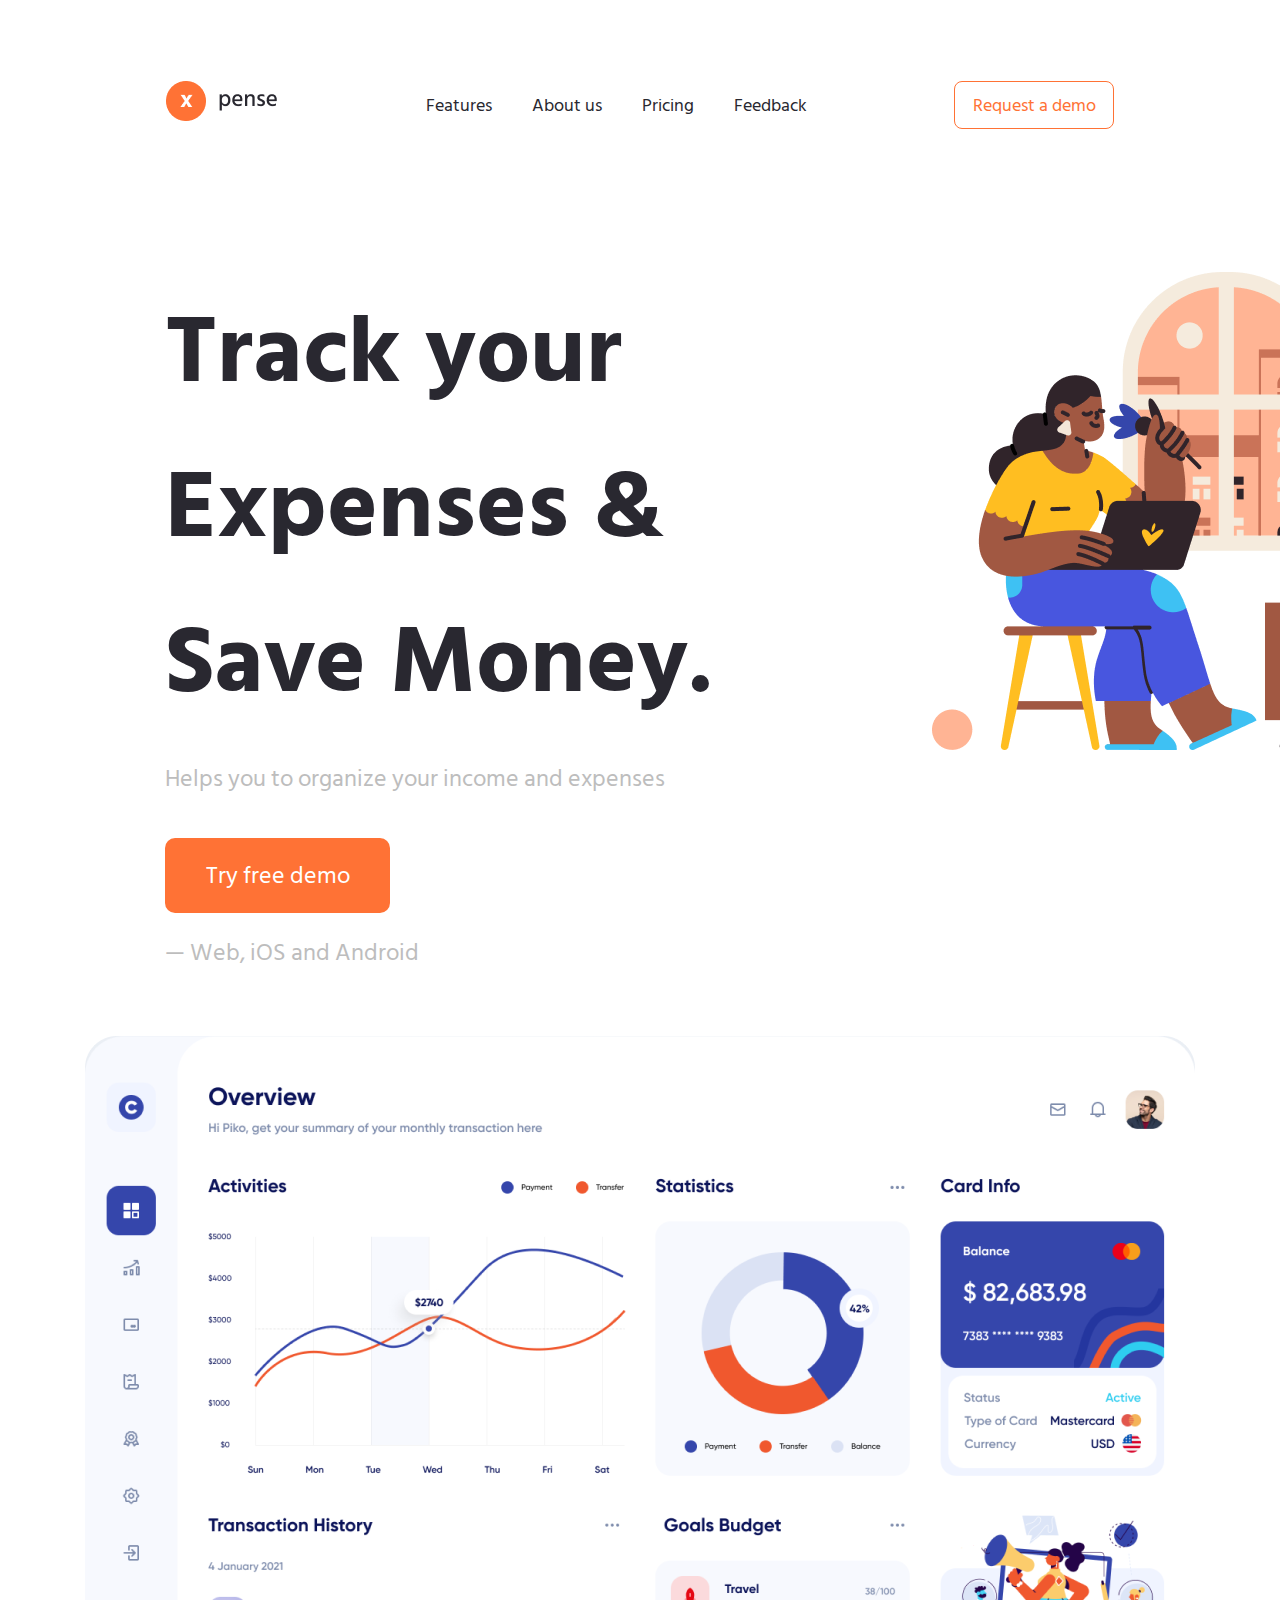
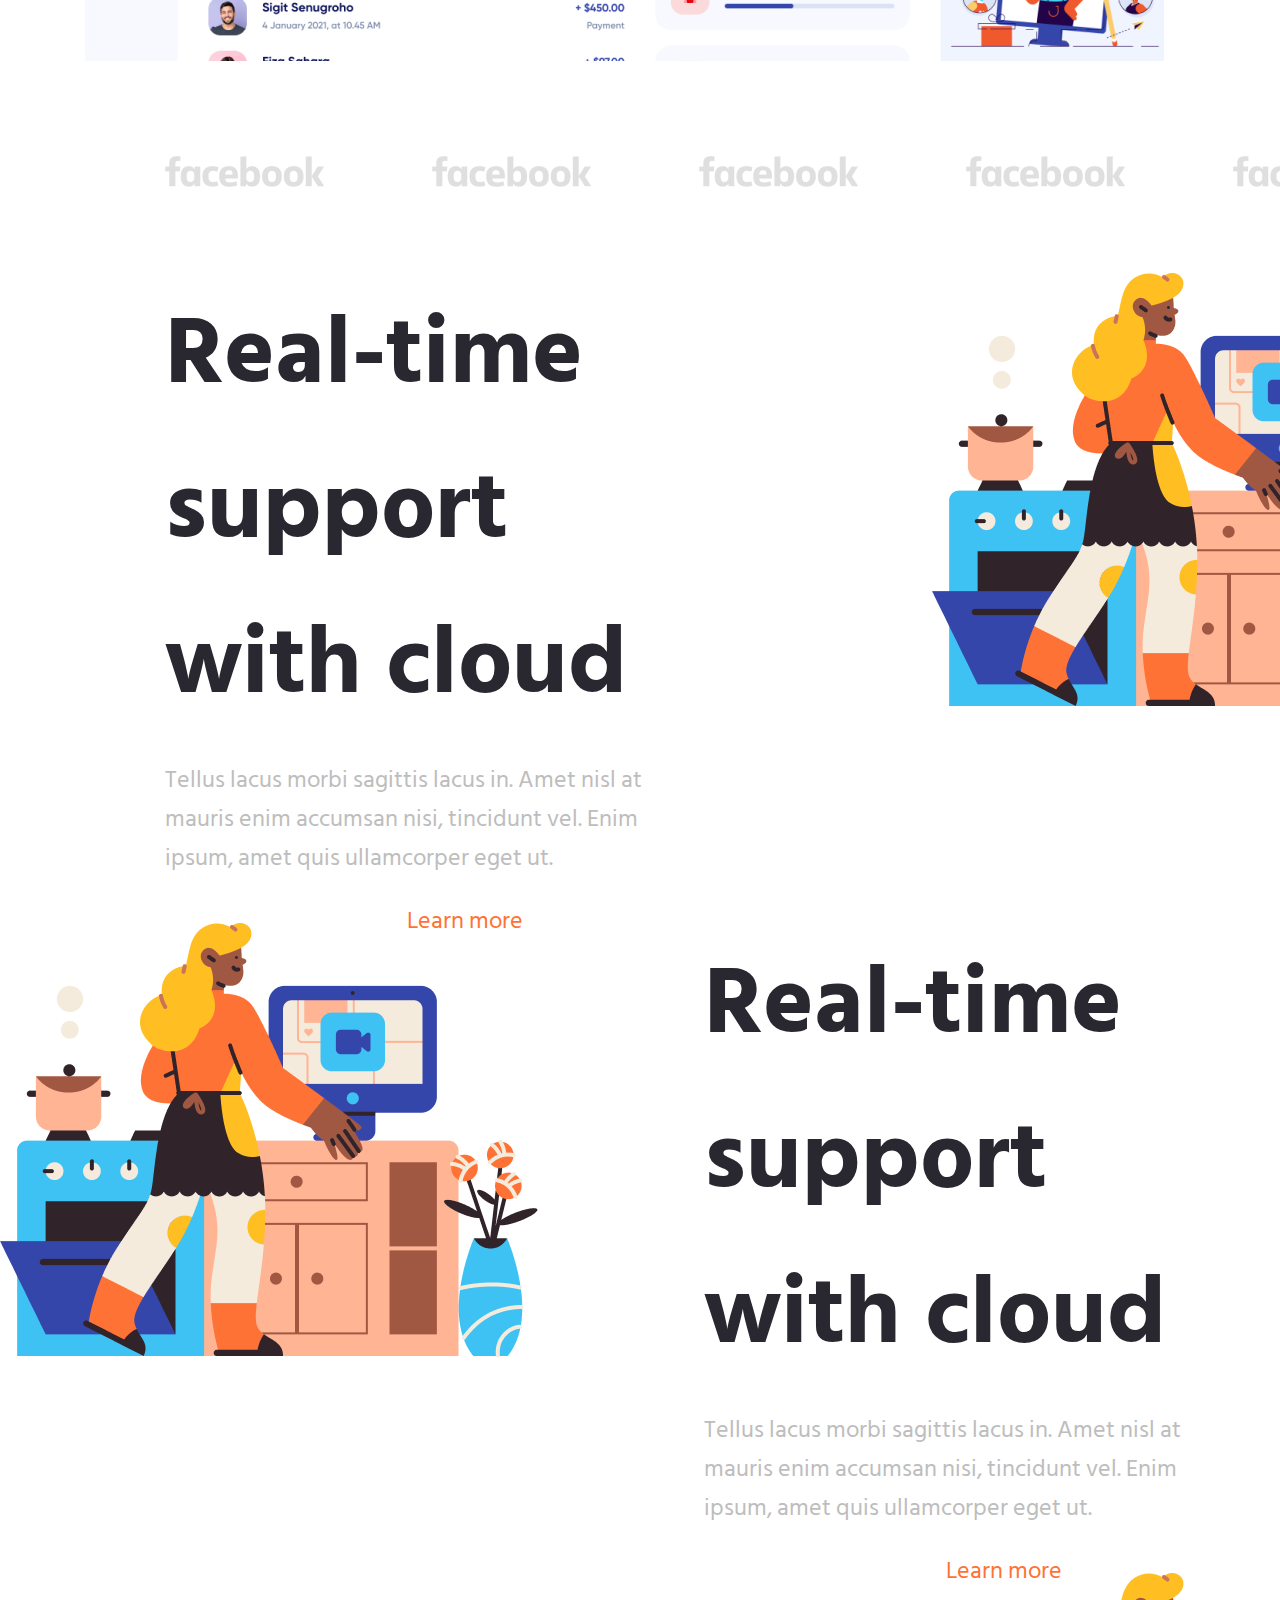
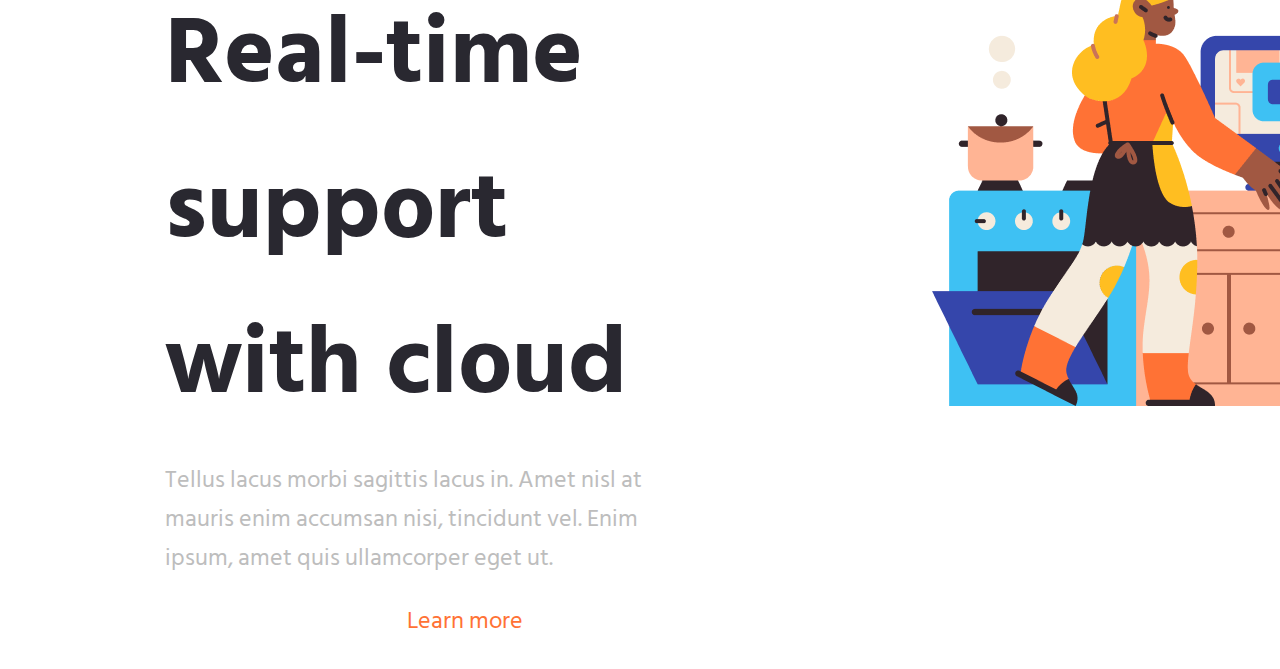
<file: 2-dars uy ishi/index.html>
<!DOCTYPE html>
<html lang="en">
  <head>
    <meta charset="UTF-8" />
    <meta name="viewport" content="width=device-width, initial-scale=1.0" />
    <title>Document</title>
    <link rel="stylesheet" href="./style.css" />
  </head>
  <body class="">
    <header>
      <div class="container flex">
        <div class="logo">
          <img src="./Logo (3).png" alt="logo" />
        </div>
        <nav>
          <ul class="nav">
            <li>
              <a href="#">Features</a>
            </li>
            <li>
              <a href="#">About us</a>
            </li>
            <li>
              <a href="#">Pricing</a>
            </li>
            <li>
              <a href="#">Feedback</a>
            </li>
          </ul>
        </nav>
        <button>Request a demo</button>
      </div>
    </header>
    <section>
      <div class="main flex">
        <div class="virtual">
          <h2>Track your Expenses & Save Money.</h2>
          <p>Helps you to organize your income and expenses</p>
          <div class="card">
            <button>Try free demo</button>
            <p>— Web, iOS and Android</p>
          </div>
        </div>
        <div class="virtual_img">
          <img src="./Illustration (1).png" alt="" />
        </div>
      </div>
    </section>
    <section>
      <div class="box">
        <center><img src="./image 5.png" alt="" /></center>
      </div>
      <div class="cards">
        <img src="./image 1 (4).png" alt="" />
        <img src="./image 1 (4).png" alt="" />
        <img src="./image 1 (4).png" alt="" />
        <img src="./image 1 (4).png" alt="" />
        <img src="./image 1 (4).png" alt="" />
      </div>
    </section>
    <section>
      <div class="main flex">
        <div class="virtual">
          <h2 class="h2">
            Real-time support <br />
            with cloud
          </h2>
          <p>
            Tellus lacus morbi sagittis lacus in. Amet nisl at mauris enim
            accumsan nisi, tincidunt vel. Enim ipsum, amet quis ullamcorper eget
            ut.
          </p>
          <div class="mainbtn">
            <a href="#" class="btn">Learn more</a>
          </div>
        </div>
        <div class="virtual_img">
          <img src="./Illustrator.png" alt="" />
        </div>
      </div>
    </section>
    <section>
      <div class="main flex">
        <div class="virtual_img">
          <img src="./Illustrator.png" alt="" />
        </div>
        <div class="virtual">
          <h2 class="h2">
            Real-time support <br />
            with cloud
          </h2>
          <p>
            Tellus lacus morbi sagittis lacus in. Amet nisl at mauris enim
            accumsan nisi, tincidunt vel. Enim ipsum, amet quis ullamcorper eget
            ut.
          </p>
          <div class="mainbtn">
            <a href="#" class="btn">Learn more</a>
          </div>
        </div>
      </div>
    </section>
    <section>
      <div class="main flex">
        <div class="virtual">
          <h2 class="h2">
            Real-time support <br />
            with cloud
          </h2>
          <p>
            Tellus lacus morbi sagittis lacus in. Amet nisl at mauris enim
            accumsan nisi, tincidunt vel. Enim ipsum, amet quis ullamcorper eget
            ut.
          </p>
          <div class="mainbtn">
            <a href="#" class="btn">Learn more</a>
          </div>
        </div>
        <div class="virtual_img">
          <img src="./Illustrator.png" alt="" />
        </div>
      </div>
    </section>
  </body>
</html>
</file>
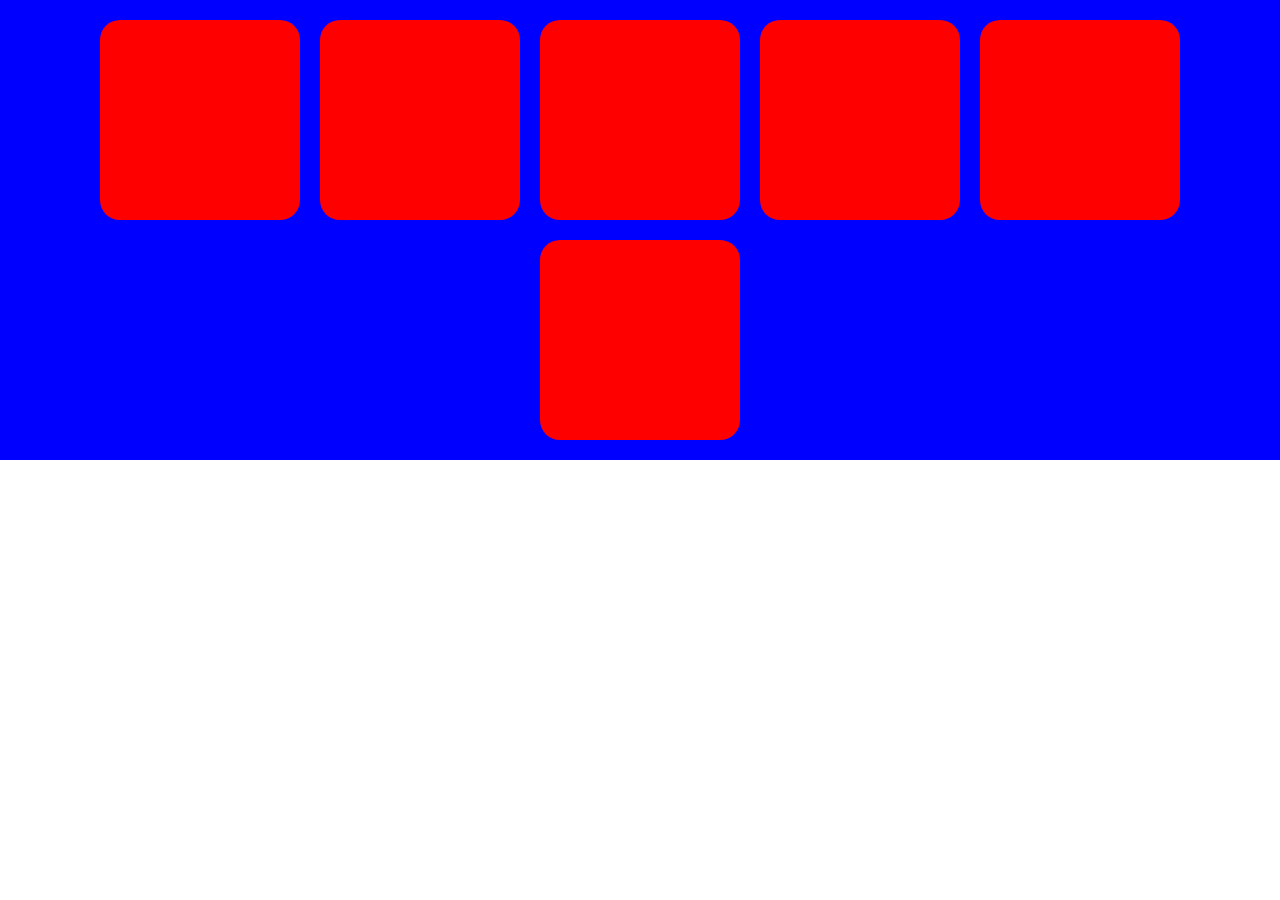
<file: 6-dars uy ishi/index.html>
<!DOCTYPE html>
<html lang="en">
<head>
    <meta charset="UTF-8">
    <meta name="viewport" content="width=device-width, initial-scale=1.0">
    <title>Document</title>
    <link rel="stylesheet" href="./style.css">
</head>
<body>
    <div class="boxes">
        <div class="box"></div>
        <div class="box"></div>
        <div class="box"></div>
        <div class="box"></div>
        <div class="box"></div>
        <div class="box"></div>
    </div>
</body>
</html>
</file>
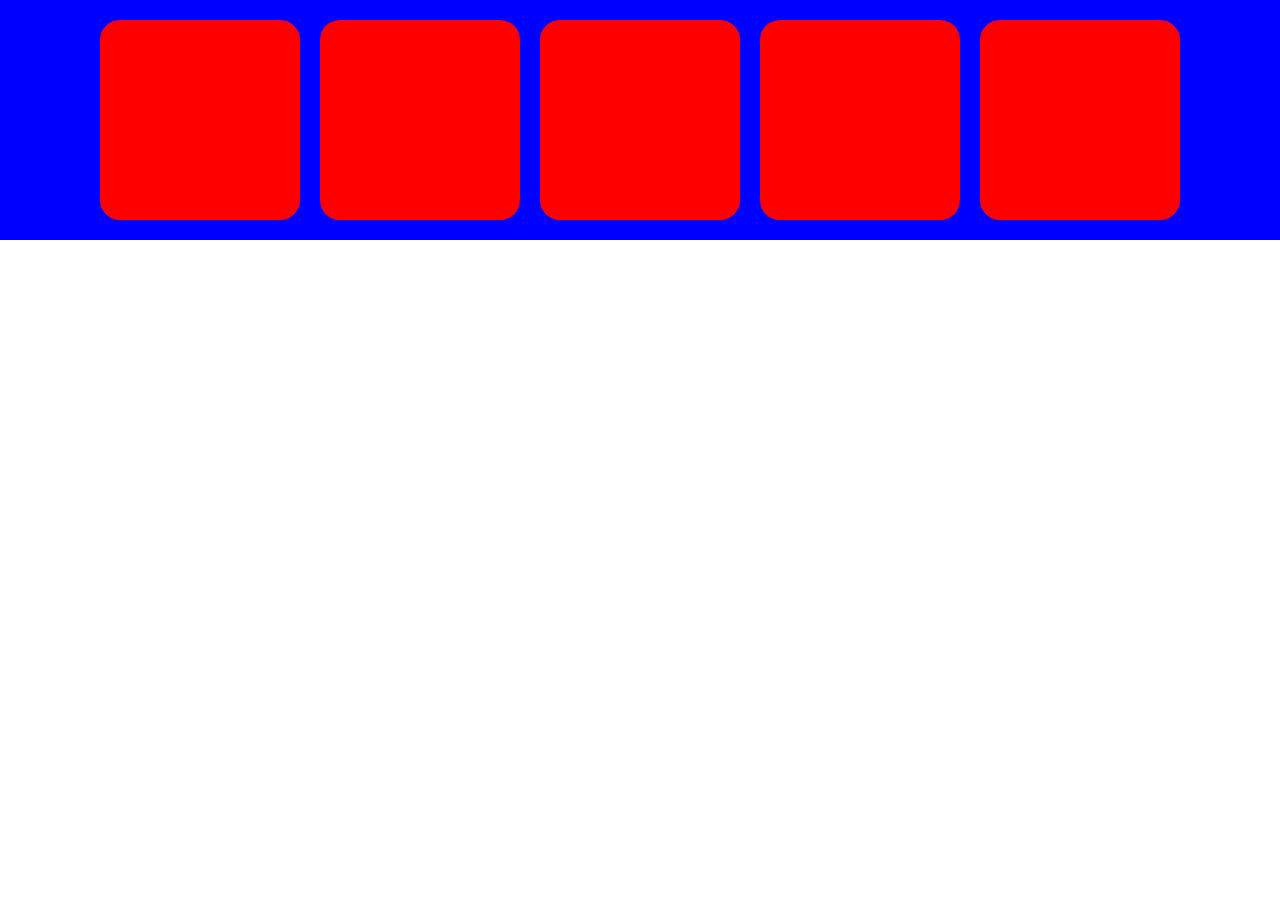
<file: 6-dars uy ishi/inde.html>
<!DOCTYPE html>
<html lang="en">
<head>
    <meta charset="UTF-8">
    <meta name="viewport" content="width=device-width, initial-scale=1.0">
    <title>Document</title>
    <link rel="stylesheet" href="./style.css">
</head>
<body>
    <div class="boxes">
        <div class="box"></div>
        <div class="box"></div>
        <div class="box"></div>
        <div class="box"></div>
        <div class="box"></div>
    </div>
</body>
</html>
</file>
<file: 2-dars uy ishi/style.css>
@import url('https://fonts.googleapis.com/css2?family=Hind+Siliguri:wght@300;400;500;600;700&display=swap');
*{
    margin: 0;
    padding: 0;
    box-sizing: border-box;
    font-family: "Hind Siliguri", sans-serif;
}
header{
    display: flex;
    justify-content: space-between;
    align-items: center;
    padding: 57px 166px;
}
.container{
    width: 100%;
    margin: 0 auto;
    margin-top: 24px;
}
.flex{
    display: flex;
    justify-content: space-between;
    align-items: center;
}
.logo{
    max-width: 112px;
}
.logo img{
    width: 100%;
}
.nav{
    list-style-type: none;
    display: flex;
    gap: 40px;
}
.nav li a{
    text-decoration: none;
    color: #292830;
    font-size: 18px;
    font-weight: 400;
}
.container button{
    width: 160px;
    height: 48px;
    padding: 15px, 18px;
    border: 1px solid #FF7235;
    border-radius: 8px;
    background: #fff;
    cursor: pointer;
    font-size: 18px;
    font-weight: 400;
    text-align: center;
    color: #FF7235;
}
.main{
    width: 100%;
    height: 650px;
}
.virtual{
    margin-top: 114px;
    height: 800px;
    padding: 106px 167px 211px 165px;
}
.virtual h2{
    width: 600px;
    font-weight: 700;
    font-size: 96px;
    color: #292830;
}
.virtual p{
    margin-top: 20px;
    width: 540px;
    color: #BDBDBD;
    font-size: 24px;
    font-weight: 400;
}
.card{   
    gap: 24px; 
}                   
.virtual_img{
    width: 539px;
    height: 478px;
}
.virtual button{
    width: 225px;
    height: 75px;
    padding: 18px, 24px;
    margin-top: 40px;
    border: none;
    border-radius: 10px;
    background: #FF7235;
    cursor: pointer;
    font-size: 24px;
    font-weight: 400;
    text-align: center;
    color: #fff;
}
.box{
    margin-top: 200px;
    background-image: url('./bg.png');
}
.cards{
    margin-top: 86px;
    width: 159px;
    display: flex;
    justify-content: space-between;
    align-items: center;
    gap: 108px;
    margin-left: 165px;
}
.h2{
    width: 400px;
    font-weight: 700;
    font-size: 96px;
    color: #292830;
}
.mainbtn{
    display: flex;
    justify-content: center;
}
.btn{
    text-decoration: none;
    color: #FF7235;
    font-size: 24px;
    font-weight: 400;
    margin-top: 24px;
    display: inline-block; 
}
</file>
<file: 6-dars uy ishi/style.css>
*{
    margin: 0;
    padding: 0;
    box-sizing: border-box;
}
.boxes{
    display: flex;
    justify-content: center;
    flex-wrap: wrap;
    background-color: blue;
    padding: 20px;
    gap: 20px;
}
.box{
    width: 200px;
    height: 200px;
    background-color: red;
    border-radius: 20px;
}
@media screen and (max-width:576px) {
    .container{
        background-color: green;
    }
    .box{
        width: 100px;
        height: 100px;
        background: #000;
    }
}
</file>
